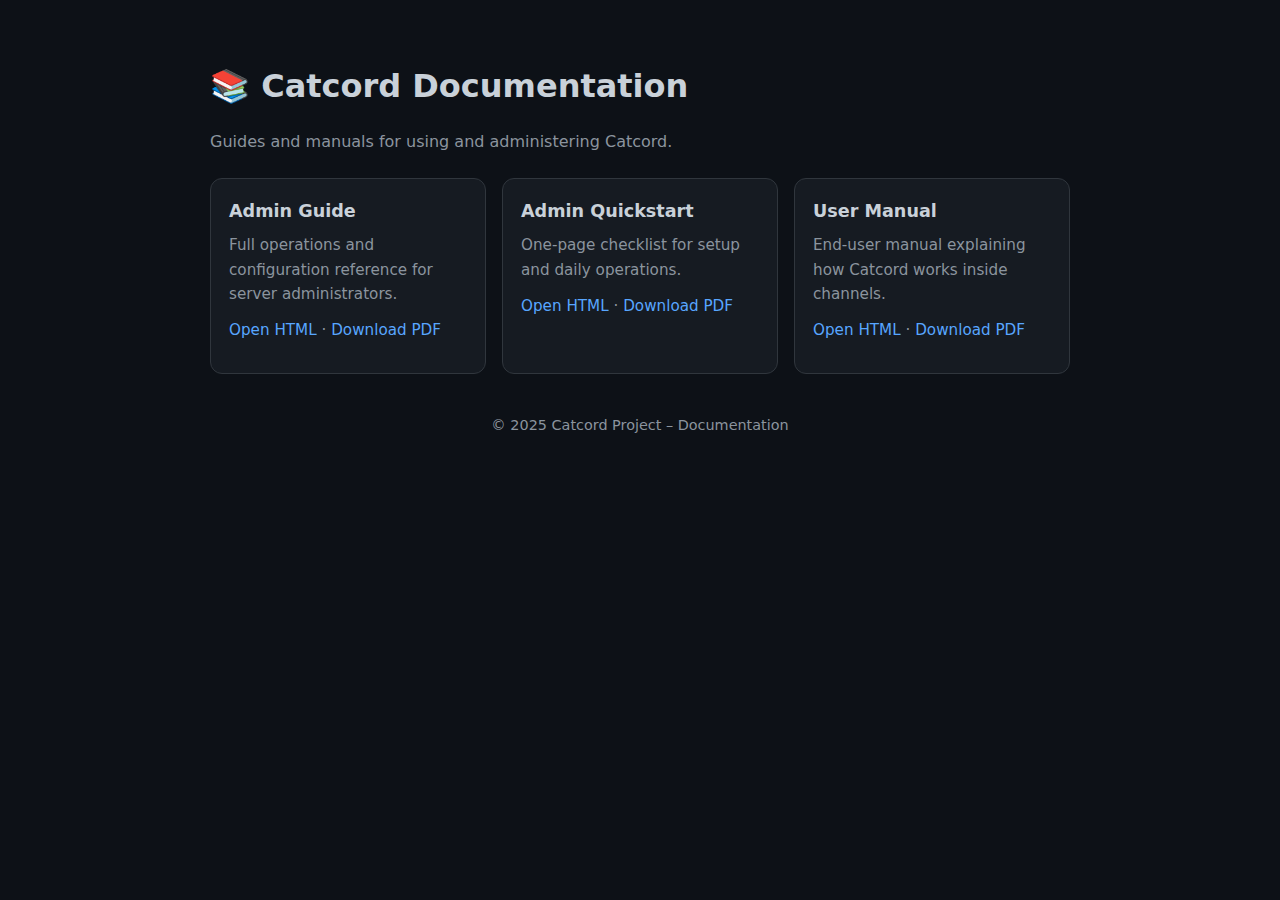
<file: docs/index.html>
<!doctype html>
<html lang="en">
<head>
<meta charset="utf-8" />
<meta name="viewport" content="width=device-width, initial-scale=1" />
<title>Catcord Documentation</title>
<style>
:root {
  --bg: #0d1117;
  --panel: #161b22;
  --text: #c9d1d9;
  --muted: #8b949e;
  --accent: #58a6ff;
  --border: #30363d;
}
body {
  margin: 0; padding: 0;
  background: var(--bg);
  color: var(--text);
  font: 16px/1.6 system-ui, -apple-system, Segoe UI, Roboto, Ubuntu, Cantarell, Noto Sans, Arial;
}
.container {
  max-width: 860px;
  margin: 0 auto;
  padding: 40px 20px;
}
h1 {
  font-size: 2rem;
  margin-bottom: 0.5em;
}
h2 {
  font-size: 1.3rem;
  margin-top: 2em;
}
p.lead {
  color: var(--muted);
  margin-bottom: 1.5em;
}
.card-grid {
  display: grid;
  grid-template-columns: repeat(auto-fit, minmax(240px, 1fr));
  gap: 16px;
}
.card {
  background: var(--panel);
  border: 1px solid var(--border);
  border-radius: 12px;
  padding: 18px;
  transition: border-color 0.2s, transform 0.2s;
}
.card:hover {
  border-color: var(--accent);
  transform: translateY(-2px);
}
.card h3 {
  margin: 0 0 8px;
  font-size: 1.1rem;
}
.card p {
  margin: 0 0 12px;
  color: var(--muted);
  font-size: 0.95rem;
}
a {
  color: var(--accent);
  text-decoration: none;
}
a:hover {
  text-decoration: underline;
}
.footer {
  margin-top: 40px;
  color: var(--muted);
  font-size: 0.9rem;
  text-align: center;
}
</style>
</head>
<body>
  <div class="container">
    <h1>📚 Catcord Documentation</h1>
    <p class="lead">Guides and manuals for using and administering Catcord.</p>

    
    <div class="card-grid">
      <div class="card">
        <h3>Admin Guide</h3>
        <p>Full operations and configuration reference for server administrators.</p>
        <p><a href="CATCORD_ADMIN_GUIDE.html">Open HTML</a> · <a href="CATCORD_ADMIN_GUIDE.pdf">Download PDF</a></p>
      </div>
      <div class="card">
        <h3>Admin Quickstart</h3>
        <p>One-page checklist for setup and daily operations.</p>
        <p><a href="CATCORD_ADMIN_QUICKSTART.html">Open HTML</a> · <a href="CATCORD_ADMIN_QUICKSTART.pdf">Download PDF</a></p>
      </div>
      <div class="card">
        <h3>User Manual</h3>
        <p>End-user manual explaining how Catcord works inside channels.</p>
        <p><a href="CATCORD_USER_MANUAL.html">Open HTML</a> · <a href="CATCORD_USER_MANUAL.pdf">Download PDF</a></p>
      </div>
    </div>


    <div class="footer">
      © 2025 Catcord Project – Documentation
    </div>
  </div>
</body>
</html>
</file>
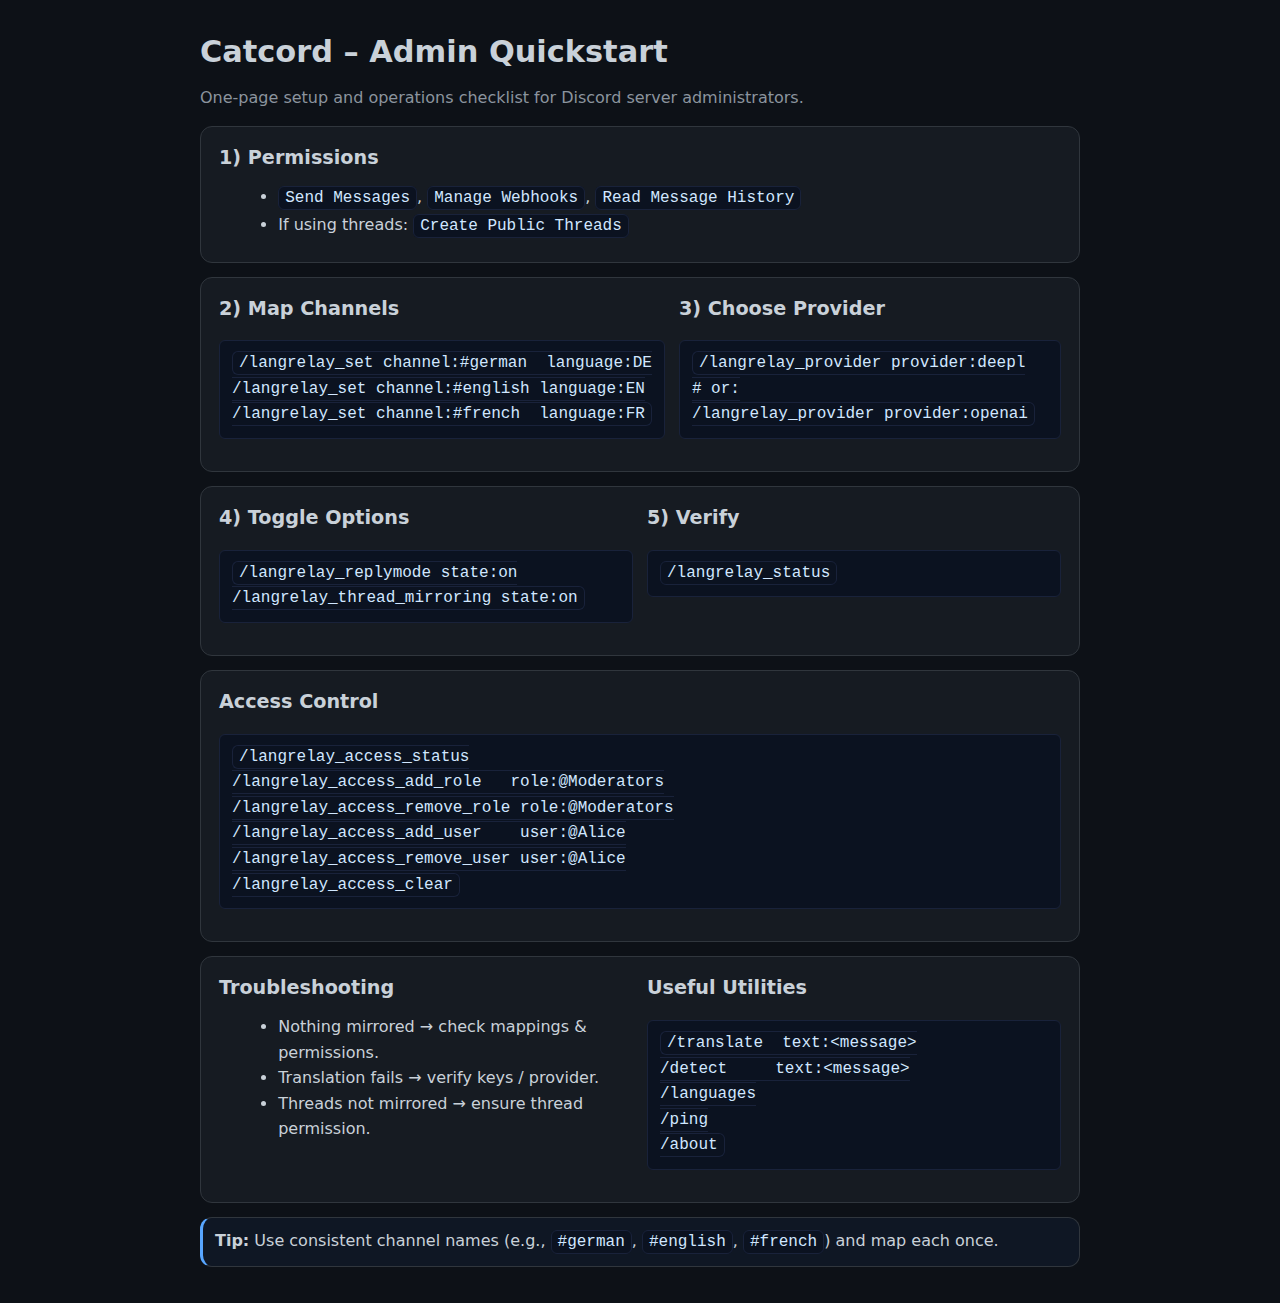
<file: docs/CATCORD_ADMIN_QUICKSTART.html>
<!doctype html>
<html lang="en">
<head>
<meta charset="utf-8" />
<meta name="viewport" content="width=device-width, initial-scale=1" />
<title>Catcord – Admin Quickstart</title>
<style>
  :root { --bg:#0d1117; --panel:#161b22; --text:#c9d1d9; --muted:#8b949e; --accent:#58a6ff; --border:#30363d; }
  body { margin:0; background:var(--bg); color:var(--text); font:16px/1.6 system-ui, -apple-system, Segoe UI, Roboto, Ubuntu, Cantarell, Noto Sans, Arial; }
  .wrap { max-width: 880px; margin: 0 auto; padding: 28px 20px; }
  h1 { font-size: 1.9rem; margin: 0 0 8px; }
  p.lead { color: var(--muted); margin: 0 0 16px; }
  section { background: var(--panel); border:1px solid var(--border); border-radius: 12px; padding: 16px 18px; margin: 14px 0; }
  h2 { font-size: 1.2rem; margin: 0 0 10px; }
  pre, code { background:#0b1220; color:#d1e7ff; border:1px solid #19223a; border-radius:6px; }
  code { padding:2px 6px; }
  pre { padding:10px 12px; overflow-x:auto; }
  ul { margin: 0.4em 0 0.4em 1.2em; }
  .two { display:grid; grid-template-columns: 1fr 1fr; gap: 14px; }
  .note { background:#0f1724; border-left:3px solid var(--accent); padding:10px 12px; }
</style>
</head>
<body>
  <div class="wrap">
    <h1>Catcord – Admin Quickstart</h1>
    <p class="lead">One-page setup and operations checklist for Discord server administrators.</p>

    <section>
      <h2>1) Permissions</h2>
      <ul>
        <li><code>Send Messages</code>, <code>Manage Webhooks</code>, <code>Read Message History</code></li>
        <li>If using threads: <code>Create Public Threads</code></li>
      </ul>
    </section>

    <section class="two">
      <div>
        <h2>2) Map Channels</h2>
<pre><code>/langrelay_set channel:#german  language:DE
/langrelay_set channel:#english language:EN
/langrelay_set channel:#french  language:FR</code></pre>
      </div>
      <div>
        <h2>3) Choose Provider</h2>
<pre><code>/langrelay_provider provider:deepl
# or:
/langrelay_provider provider:openai</code></pre>
      </div>
    </section>

    <section class="two">
      <div>
        <h2>4) Toggle Options</h2>
<pre><code>/langrelay_replymode state:on
/langrelay_thread_mirroring state:on</code></pre>
      </div>
      <div>
        <h2>5) Verify</h2>
<pre><code>/langrelay_status</code></pre>
      </div>
    </section>

    <section>
      <h2>Access Control</h2>
<pre><code>/langrelay_access_status
/langrelay_access_add_role   role:@Moderators
/langrelay_access_remove_role role:@Moderators
/langrelay_access_add_user    user:@Alice
/langrelay_access_remove_user user:@Alice
/langrelay_access_clear</code></pre>
    </section>

    <section class="two">
      <div>
        <h2>Troubleshooting</h2>
        <ul>
          <li>Nothing mirrored → check mappings & permissions.</li>
          <li>Translation fails → verify keys / provider.</li>
          <li>Threads not mirrored → ensure thread permission.</li>
        </ul>
      </div>
      <div>
        <h2>Useful Utilities</h2>
<pre><code>/translate  text:&lt;message&gt;
/detect     text:&lt;message&gt;
/languages
/ping
/about</code></pre>
      </div>
    </section>

    <section class="note">
      <strong>Tip:</strong> Use consistent channel names (e.g., <code>#german</code>, <code>#english</code>, <code>#french</code>) and map each once.
    </section>
  </div>
</body>
</html>
</file>
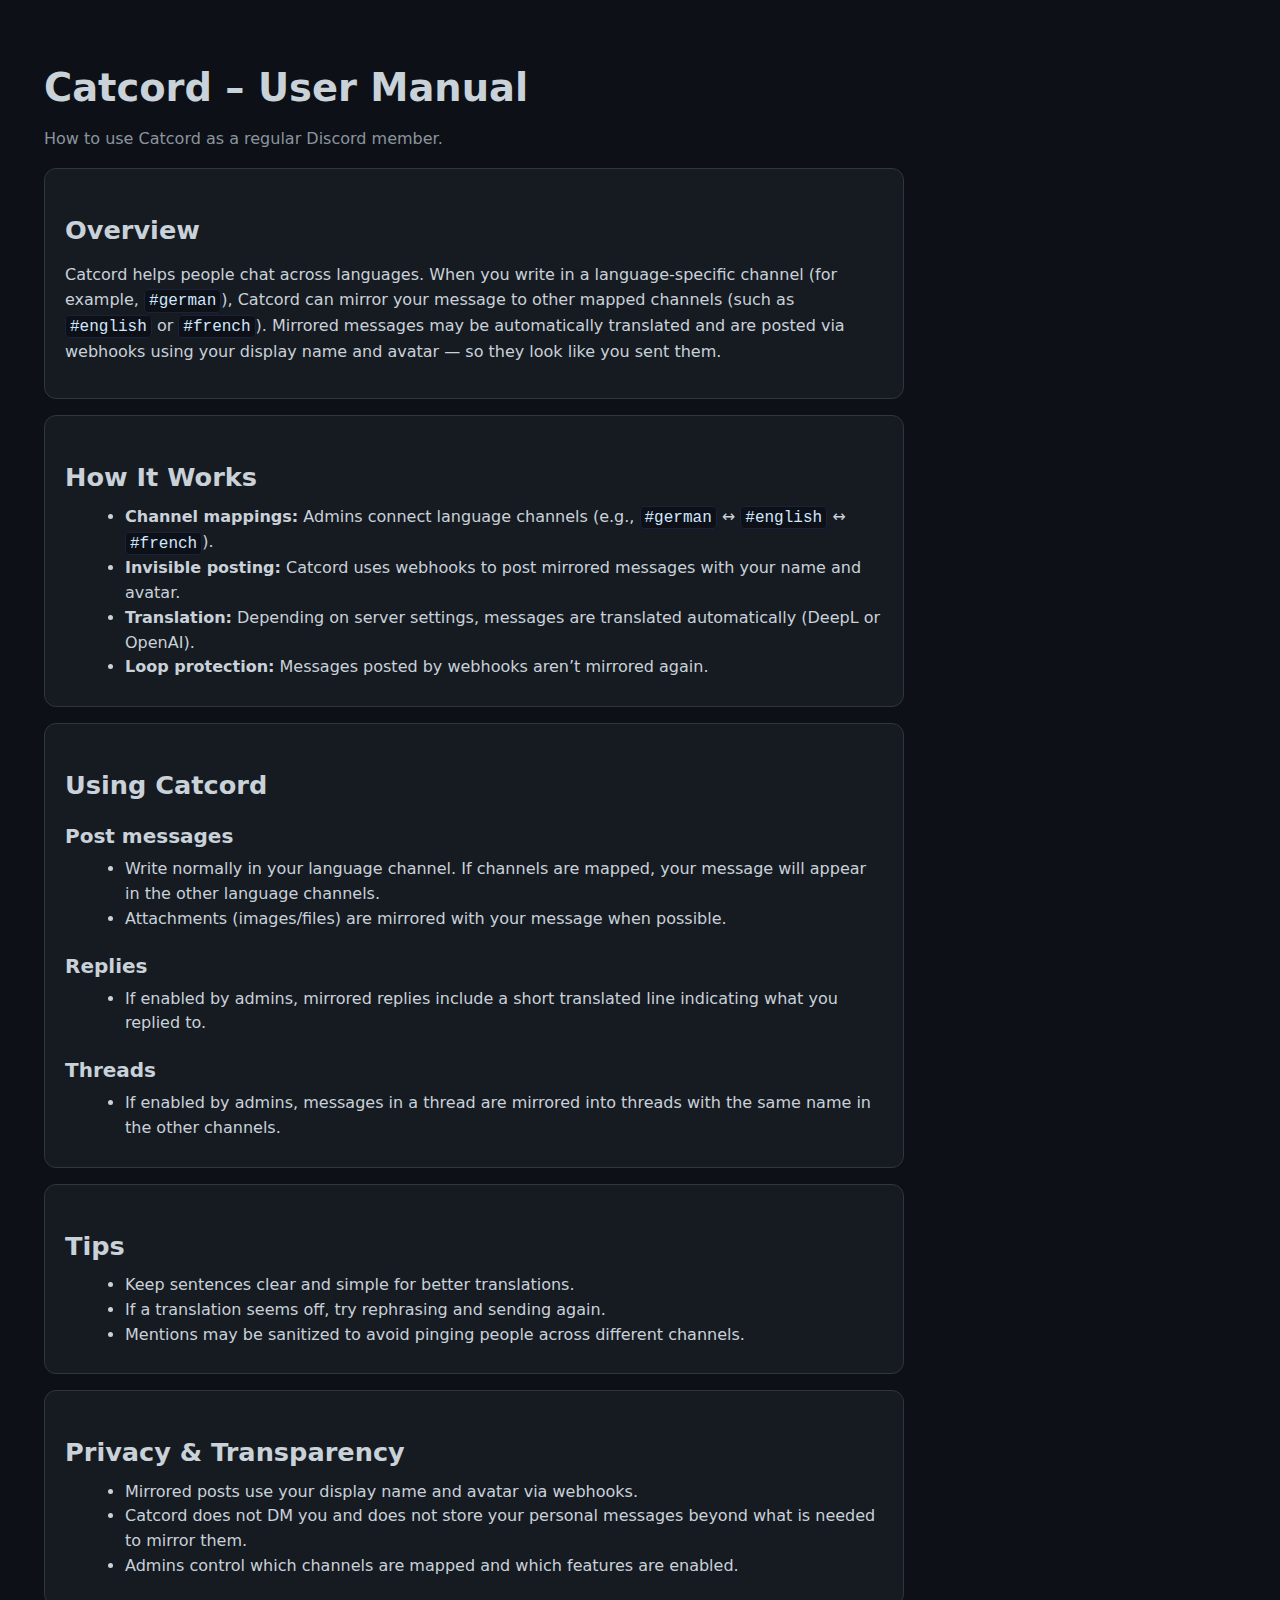
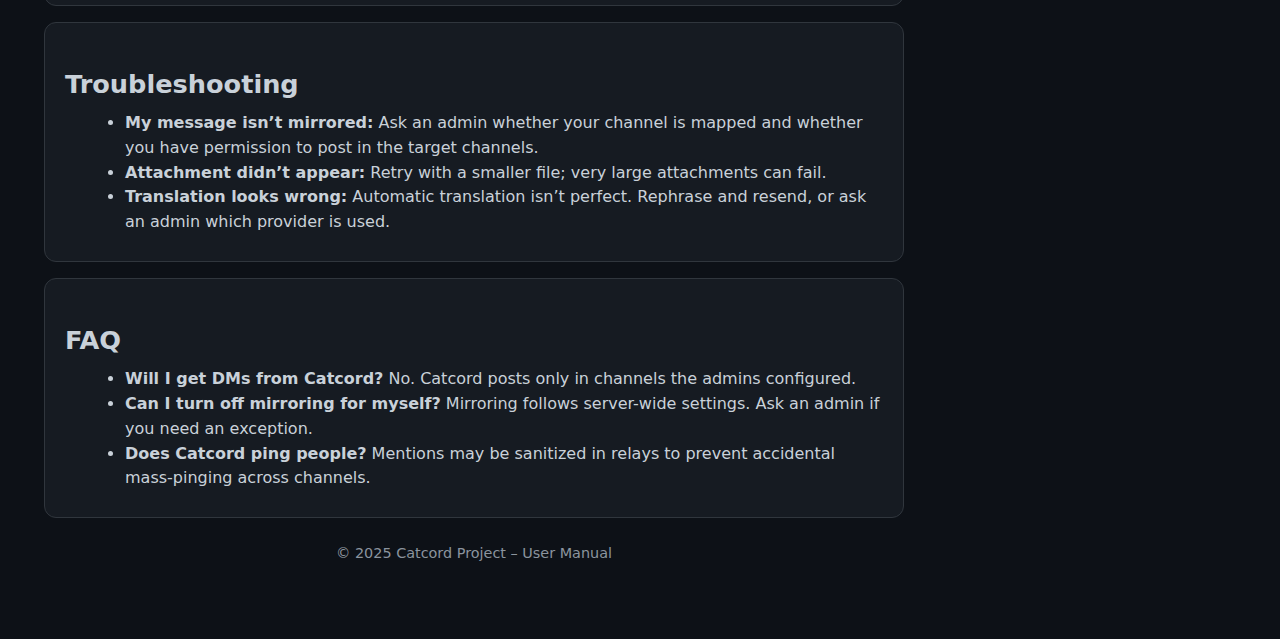
<file: docs/CATCORD_USER_MANUAL.html>
<!doctype html>
<html lang="en">
<head>
<meta charset="utf-8" />
<meta name="viewport" content="width=device-width, initial-scale=1" />
<title>Catcord – User Manual</title>
<style>
:root { --bg:#0d1117; --panel:#161b22; --text:#c9d1d9; --muted:#8b949e; --accent:#58a6ff; --border:#30363d; }
* { box-sizing: border-box; }
body { margin:0; background:var(--bg); color:var(--text); font:16px/1.6 system-ui, -apple-system, Segoe UI, Roboto, Ubuntu, Cantarell, Noto Sans, Arial; }
.container { max-width: 940px; margin: 0 auto; padding: 40px 20px; }
h1, h2, h3 { line-height: 1.25; margin: 0.4em 0; }
h1 { font-size: 2.0rem; }
h2 { font-size: 1.3rem; margin-top: 2.0rem; }
h3 { font-size: 1.1rem; margin-top: 1.2rem; }
p.lead { color: var(--muted); margin-top: 4px; }
section { background: var(--panel); border: 1px solid var(--border); border-radius: 12px; padding: 18px 20px; margin: 16px 0; }
code, pre { background:#0b1220; color:#d1e7ff; border:1px solid #19223a; border-radius:6px; }
code { padding:2px 6px; }
ul { margin: 0.5em 0 0.5em 1.25em; }
a { color: var(--accent); text-decoration: none; }
a:hover { text-decoration: underline; }
.note { background:#0f1724; border-left:3px solid var(--accent); padding:10px 12px; color: var(--text); }
.small { color: var(--muted); font-size: 0.95rem; }
.footer { color: var(--muted); font-size: 0.9rem; margin-top: 24px; text-align: center; }
</style>
<link href="catcord-docs-responsive.css" rel="stylesheet"/></head>
<body>
  <div class="container">
    <header>
      <h1>Catcord – User Manual</h1>
      <p class="lead">How to use Catcord as a regular Discord member.</p>
    </header>

    <section>
      <h2>Overview</h2>
      <p>Catcord helps people chat across languages. When you write in a language-specific channel (for example, <code>#german</code>), Catcord can mirror your message to other mapped channels (such as <code>#english</code> or <code>#french</code>). Mirrored messages may be automatically translated and are posted via webhooks using your display name and avatar — so they look like you sent them.</p>
    </section>

    <section>
      <h2>How It Works</h2>
      <ul>
        <li><strong>Channel mappings:</strong> Admins connect language channels (e.g., <code>#german</code> ↔ <code>#english</code> ↔ <code>#french</code>).</li>
        <li><strong>Invisible posting:</strong> Catcord uses webhooks to post mirrored messages with your name and avatar.</li>
        <li><strong>Translation:</strong> Depending on server settings, messages are translated automatically (DeepL or OpenAI).</li>
        <li><strong>Loop protection:</strong> Messages posted by webhooks aren’t mirrored again.</li>
      </ul>
    </section>

    <section>
      <h2>Using Catcord</h2>
      <h3>Post messages</h3>
      <ul>
        <li>Write normally in your language channel. If channels are mapped, your message will appear in the other language channels.</li>
        <li>Attachments (images/files) are mirrored with your message when possible.</li>
      </ul>
      <h3>Replies</h3>
      <ul>
        <li>If enabled by admins, mirrored replies include a short translated line indicating what you replied to.</li>
      </ul>
      <h3>Threads</h3>
      <ul>
        <li>If enabled by admins, messages in a thread are mirrored into threads with the same name in the other channels.</li>
      </ul>
    </section>

    <section>
      <h2>Tips</h2>
      <ul>
        <li>Keep sentences clear and simple for better translations.</li>
        <li>If a translation seems off, try rephrasing and sending again.</li>
        <li>Mentions may be sanitized to avoid pinging people across different channels.</li>
      </ul>
    </section>

    <section>
      <h2>Privacy & Transparency</h2>
      <ul>
        <li>Mirrored posts use your display name and avatar via webhooks.</li>
        <li>Catcord does not DM you and does not store your personal messages beyond what is needed to mirror them.</li>
        <li>Admins control which channels are mapped and which features are enabled.</li>
      </ul>
    </section>

    <section>
      <h2>Troubleshooting</h2>
      <ul>
        <li><strong>My message isn’t mirrored:</strong> Ask an admin whether your channel is mapped and whether you have permission to post in the target channels.</li>
        <li><strong>Attachment didn’t appear:</strong> Retry with a smaller file; very large attachments can fail.</li>
        <li><strong>Translation looks wrong:</strong> Automatic translation isn’t perfect. Rephrase and resend, or ask an admin which provider is used.</li>
      </ul>
    </section>

    <section>
      <h2>FAQ</h2>
      <ul>
        <li><strong>Will I get DMs from Catcord?</strong> No. Catcord posts only in channels the admins configured.</li>
        <li><strong>Can I turn off mirroring for myself?</strong> Mirroring follows server-wide settings. Ask an admin if you need an exception.</li>
        <li><strong>Does Catcord ping people?</strong> Mentions may be sanitized in relays to prevent accidental mass-pinging across channels.</li>
      </ul>
    </section>

    <p class="footer">© 2025 Catcord Project – User Manual</p>
  </div>
</body>
</html>
</file>
<file: docs/catcord-docs-responsive.css>
/* Catcord docs – responsive add‑on (drop‑in CSS) */
* { box-sizing: border-box; }
html { -webkit-text-size-adjust: 100%; text-size-adjust: 100%; }
body { font-family: system-ui, -apple-system, Segoe UI, Roboto, Helvetica, Arial, sans-serif; line-height: 1.55; margin: 24px; max-width: 900px; }
h1 { margin-top: 0; font-size: clamp(1.75rem, 2.6vw + 1rem, 2.4rem); }
h2 { margin-top: 28px; font-size: clamp(1.25rem, 1.6vw + 0.9rem, 1.6rem); }
h3 { margin-top: 22px; font-size: clamp(1.05rem, 1.2vw + 0.8rem, 1.25rem); }

/* Code blocks & inline code */
pre, code { font-family: ui-monospace, SFMono-Regular, Menlo, Consolas, Monaco, monospace; background:#0d1117; }
pre { padding: 12px; border-radius: 8px; overflow: auto; }
code { padding: 0.1em 0.25em; border-radius: 4px; }

/* Media */
img, video { max-width: 100%; height: auto; display: block; }

/* Tables */
.table-wrap { overflow-x: auto; }
table { width: 100%; border-collapse: collapse; }
th, td { padding: 8px; border-bottom: 1px solid #e5e7eb; }
thead th { background:#fff; position: sticky; top: 0; }

/* Notes / tips (matches your existing .note block) */
.note { background:#fff8e1; border:1px solid #ffe082; padding:10px; border-radius:6px; }

/* Links that could be long (GitHub URLs, etc.) */
a { word-break: break-word; }

/* Narrow screens */
@media (max-width: 900px) {
  body { margin: 20px; max-width: 100%; }
}
@media (max-width: 640px) {
  body { margin: 14px; }
  pre { font-size: 0.95rem; }
  ul, ol { padding-left: 1.1rem; }
}
</file>
